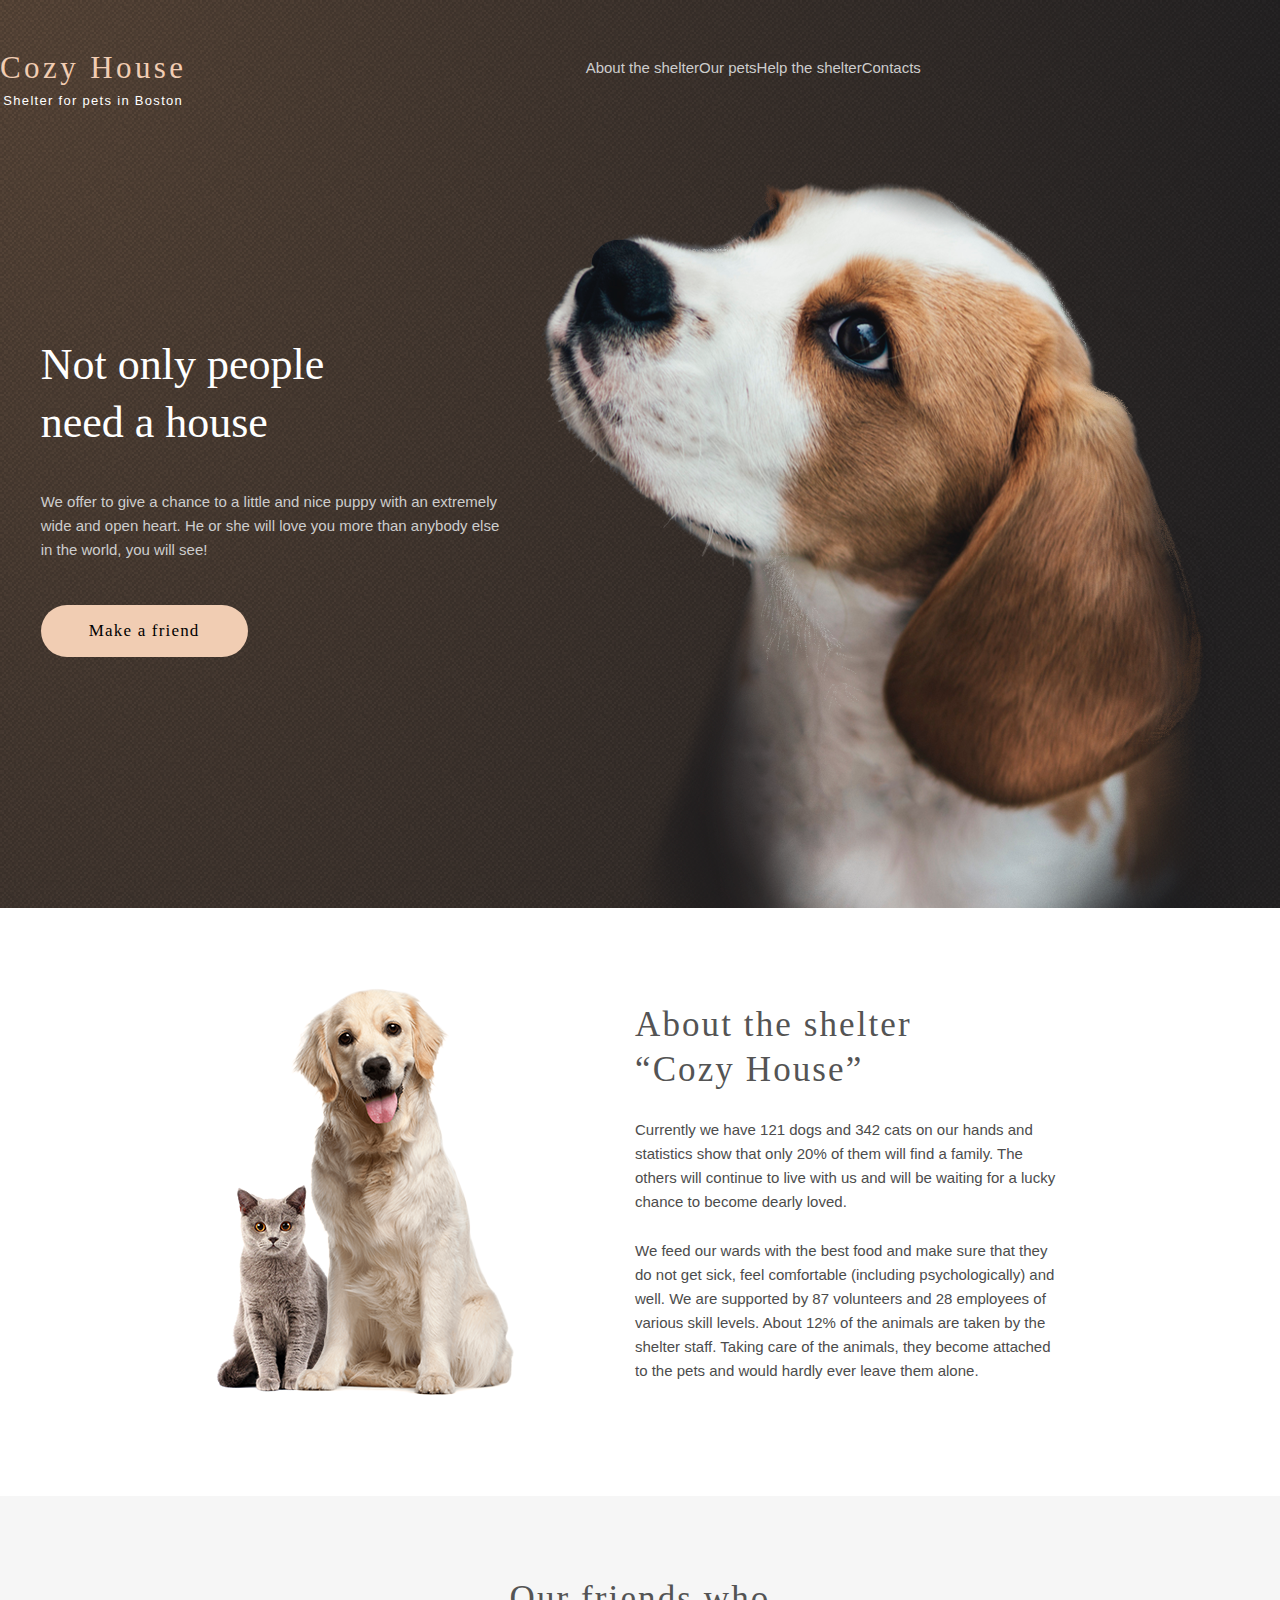
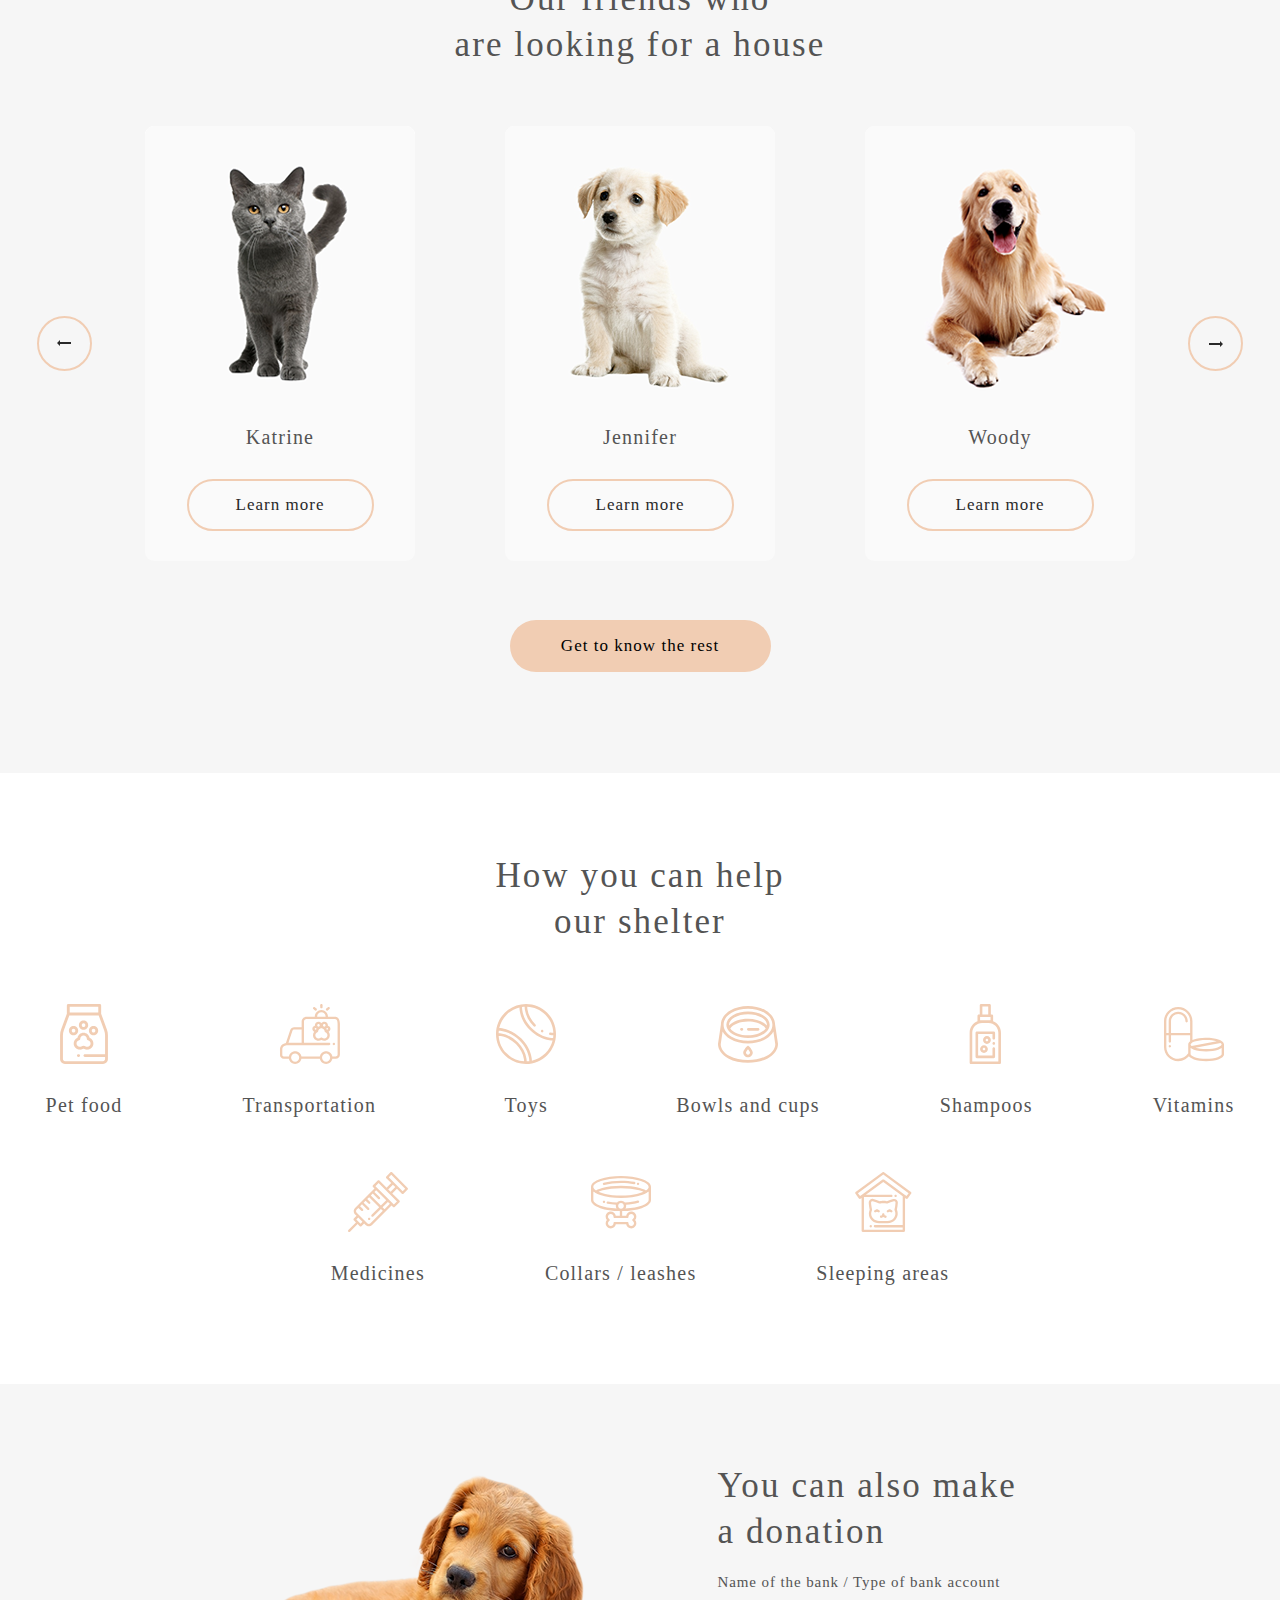
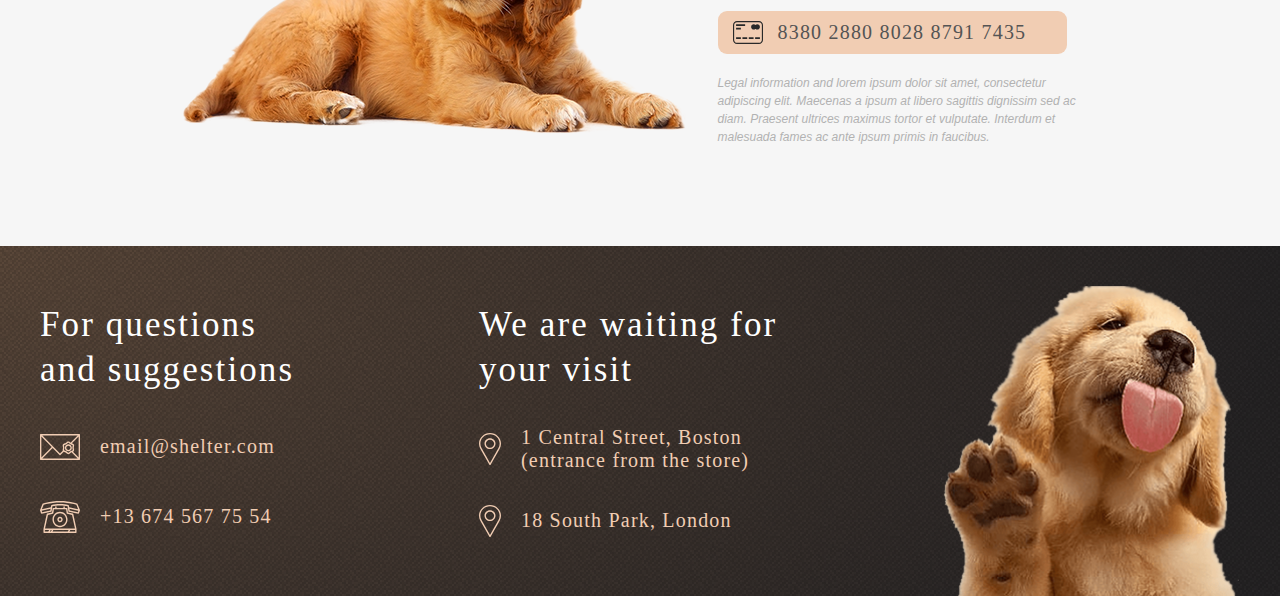
<file: index.html>
<!DOCTYPE html>
<html lang="en">

<head>
    <meta charset="UTF-8">
    <meta http-equiv="X-UA-Compatible" content="IE=edge">
    <meta name="viewport" content="width=device-width, initial-scale=1.0">
    <title>Cozy House</title>
    <link rel="shortcut icon" href="./assets/images/start-screen-puppy.png">
    <link rel="stylesheet" href="./styles/style.css">
</head>

<body class="page">
    <div class="overlay"></div>
    <header class="container" id="home">
        <div class="header">
            <a href="" class="logo">
                <p class="logo-name">Cozy House</p>
                <p class="header-text">Shelter for pets in Boston</p>
            </a>
            <nav class="header-navigation navigation header-navigation-active">
                <ul class="navigation-list">
                    <li class="navigation-item">
                        <a href="" class="navigation-link">About the shelter</a>
                    </li>
                    <li class="navigation-item">
                        <a href="./catalog.html" class="navigation-link">Our pets</a>
                    </li>
                    <li class="navigation-item">
                        <a href="#help-the-shelte" class="navigation-link">Help the shelter</a>
                    </li>
                    <li class="navigation-item">
                        <a href="#contacts" class="navigation-link">Contacts</a>
                    </li>
                </ul>
            </nav>
            <div class="header-burger burger">
                <span class="burger-line"></span>
                <span class="burger-line"></span>
                <span class="burger-line"></span>
            </div>
        </div>
    </header>

    <section class="not-only">
        <div class="not-only-container container">
            <div class="not-only-wrapper">
                <h1 class="not-only-title">Not only people need a house</h1>
                <p class="not-only-text">We offer to give a chance to a little and nice puppy with an extremely wide and
                    open heart. He or she will love you more than anybody else in the world, you will see!</p>
                <form action="#our-pets">
                    <button class="not-only-btn button">Make a friend</button>
                </form>
            </div>
            <img src="./assets/images/start-screen-puppy.png" alt="leafs" class="not-only-img">
        </div>
    </section>
    <section class="container about-container" id="about">
        <img src="./assets/images/about-pets.png" alt="Cat and dog" class="about-img">
        <div class="about-wrapper">
            <h2 class="about-title title">About the shelter “Cozy House”</h2>
            <p class="about-text text">
                Currently we have 121 dogs and 342 cats on our hands and statistics show that only 20% of them will
                find
                a family. The others will continue to live with us and will be waiting for a lucky chance to become
                dearly loved.
            </p>
            <p class="about-text text">
                We feed our wards with the best food and make sure that they do not get sick, feel comfortable
                (including psychologically) and well. We are supported by 87 volunteers and 28 employees of various
                skill levels. About 12% of the animals are taken by the shelter staff. Taking care of the animals,
                they
                become attached to the pets and would hardly ever leave them alone.
            </p>
        </div>
    </section>

    <section class="our-friends" id="our-pets">
        <div class="our-friends-conteiner container">
            <h2 class="our-friends-title title">Our friends who <br> are looking for a house</h2>
            <div class="our-friends-list-conteiner">
                <div class="left">
                    <img src="./assets/icons/arrow.svg" alt="left">
                </div>
                <ul class="our-friends-list">
                    <li class="our-friends-item img-gardens">
                        <div class="our-friends-link card" id="katrine">
                            <img src="./assets/images/pets-katrine.png" alt="Cat Katrine" class="card-img">
                            <h3 class="card-title">Katrine</h3>
                            <button class="our-friends-btn button">Learn more</button>
                        </div>
                    </li>
                    <li class="our-friends-item img-gardens" id="jennifer">
                        <div class="our-friends-link card">
                            <img src="./assets/images/pets-jennifer.png" alt="Dog Jennifer" class="card-img">
                            <h3 class="card-title">Jennifer</h3>
                            <button class="our-friends-btn button">Learn more</button>
                        </div>
                    </li>
                    <li class="our-friends-item img-lawn">
                        <div class="our-friends-link card" id="woody">
                            <img src="./assets/images/pets-woody.png" alt="Dog Woody" class="card-img">
                            <h3 class="card-title">Woody</h3>
                            <button class="our-friends-btn button">Learn more</button>
                        </div>
                    </li>
                </ul>
                <div class="right">
                    <img src="./assets/icons/arrow.svg" alt="right">
                </div>
            </div>
            <form action="./catalog.html">
                <button class="our-friends-get-btn button">Get to know the rest</button>
            </form>
        </div>
    </section>

    <section class="help container" id="help-the-shelte">
        <h2 class="help-title">How you can help <br> our shelter</h2>
        <div class="help-wrapper">
            <div class="help-content">
                <img class="help-content-img" src="./assets/icons/icon-pet-food-1.svg" alt="Pet food">
                <h4>Pet food</h4>
            </div>
            <div class="help-content">
                <img class="help-content-img" src="./assets/icons/icon-transportation-2.svg" alt="Transportation">
                <h4>Transportation</h4>
            </div>
            <div class="help-content">
                <img class="help-content-img" src="./assets/icons/icon-toys-1.svg" alt="Toys">
                <h4>Toys</h4>
            </div>
            <div class="help-content">
                <img class="help-content-img" src="./assets/icons/icon-bowls-and-cups-1.svg" alt="Bowls and cups">
                <h4>Bowls and cups</h4>
            </div>
            <div class="help-content">
                <img class="help-content-img" src="./assets/icons/icon-shampoos-1.svg" alt="Shampoos">
                <h4>Shampoos</h4>
            </div>
            <div class="help-content">
                <img class="help-content-img" src="./assets/icons/icon-vitamins-1.svg" alt="Vitamins">
                <h4>Vitamins</h4>
            </div>
            <div class="help-content">
                <img class="help-content-img" src="./assets/icons/icon-medicines-1.svg" alt="Medicines">
                <h4>Medicines</h4>
            </div>
            <div class="help-content">
                <img class="help-content-img" src="./assets/icons/icon-collars-leashes-1.svg" alt="Collars / leashes">
                <h4>Collars / leashes</h4>
            </div>
            <div class="help-content">
                <img class="help-content-img" src="./assets/icons/icon-sleeping-area-1.svg" alt="Sleeping areas">
                <h4>Sleeping areas</h4>
            </div>
        </div>
    </section>

    <section class="in-addition">
        <div class="container in-addition-container">
            <img src="./assets/images/donation-dog.png" alt="Dog" class="in-addition-img">
            <div class="in-addition-wrapper">
                <h2 class="in-addition-title title">You can also make a donation</h2>
                <p class="in-addition-bank text">
                    Name of the bank / Type of bank account
                </p>
                <a href="" class="credit-card">
                    <img src="./assets/icons/credit-card.svg" alt="card">
                    <p> 8380 2880 8028 8791 7435</p>
                </a>
                <p class="credit-card-content">
                    Legal information and lorem ipsum dolor sit amet, consectetur adipiscing elit. Maecenas a ipsum
                    at
                    libero sagittis dignissim sed ac diam. Praesent ultrices maximus tortor et vulputate. Interdum
                    et
                    malesuada fames ac ante ipsum primis in faucibus. </p>
            </div>
        </div>
    </section>

    <footer class="footer" id="contacts">
        <div class="footer-container container">
            <div class="footer-content">
                <div class="footer-left footer-cont">
                    <h2 class="footer-title">For questions and suggestions</h2>
                    <div class="footer-text">
                        <img src="./assets/icons/icon-email.svg" alt="email">
                        <a class="footer-text" href="mailto:email@shelter.com">email@shelter.com</a>
                    </div>
                    <div class="footer-text">
                        <img src="./assets/icons/icon-phone.svg" alt="phone">
                        <a class="footer-text" href="tel:+136745677554">+13 674 567 75 54</a>
                    </div>
                </div>
                <div class="footer-center footer-cont">
                    <h2 class="footer-title">We are waiting for your visit</h2>
                    <div class="footer-text">
                        <img src="./assets/icons/icon-marker.svg" alt="">
                        <a class="footer-text" target="_blank"
                            href="https://www.google.com/maps/search/1+Central+Street,+Boston+(entrance+from+the+store)/@42.3596508,-71.0604431,19z">1
                            Central Street, Boston (entrance from the store)</a>
                    </div>
                    <div class="footer-text">
                        <img src="./assets/icons/icon-marker.svg" alt="">
                        <a class="footer-text adr" target="_blank"
                            href="https://www.google.com/maps/search/18+South+Park,+London+/@51.4831756,-0.3837205,10z/data=!3m1!4b1">18
                            South Park, London </a>
                    </div>
                </div>
            </div>
            <img src="./assets/images/footer-puppy.png" alt="Dog" class="footer-img">
        </div>
    </footer>
    <script src="./index.js"></script>
</body>

</html>
</file>
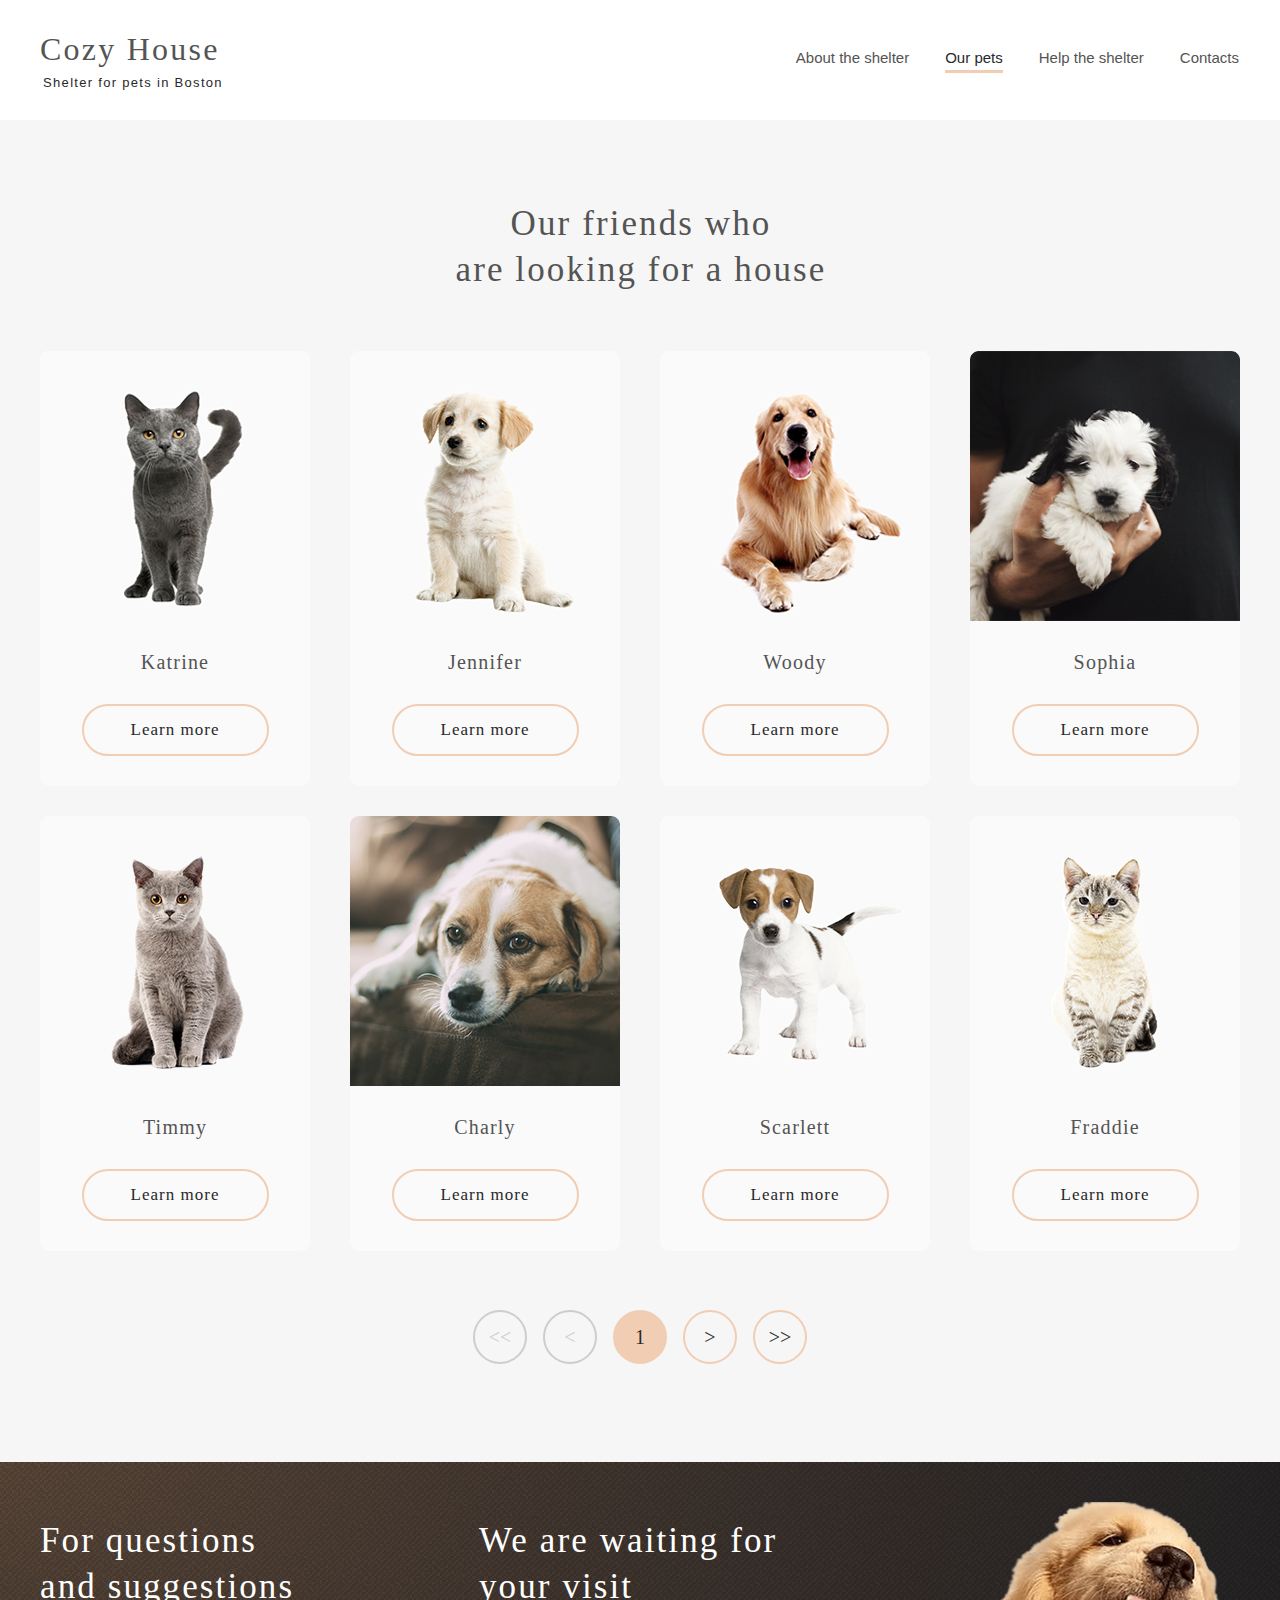
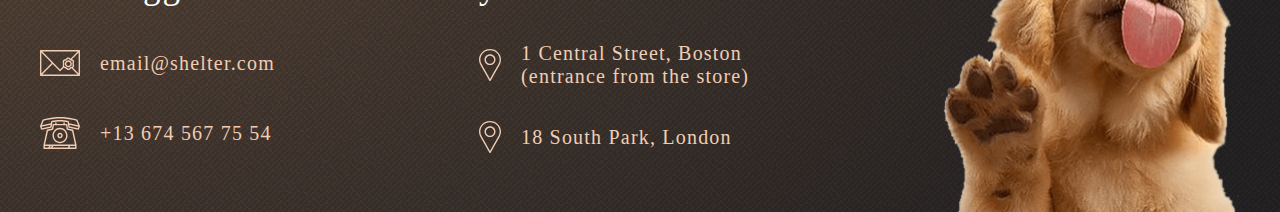
<file: catalog.html>
<!DOCTYPE html>
<html lang="en">

<head>
    <meta charset="UTF-8">
    <meta http-equiv="X-UA-Compatible" content="IE=edge">
    <meta name="viewport" content="width=device-width, initial-scale=1.0">
    <title>Our pets</title>
    <link rel="shortcut icon" href="./assets/images/start-screen-puppy.png">
    <link rel="stylesheet" href="./styles/style.css">
</head>

<body class="page">
    <div class="overlay"></div>
    <header class="container">
        <div class="header-c">
            <a href="./index.html" class="logo-c">
                <p class="logo-name-c">Cozy House</p>
                <p class="header-text-c">Shelter for pets in Boston</p>
            </a>
            <nav class="header-navigation-c navigation header-navigation-active">
                <ul class="navigation-list-c">
                    <li class="navigation-item-c">
                        <a href="./index.html" class="navigation-link-c">About the shelter</a>
                    </li>
                    <li class="navigation-item-c" id="navigation-item-c-active">
                        <a href="" class="navigation-link-c">Our pets</a>
                    </li>
                    <li class="navigation-item-c">
                        <a href="./index.html#help-the-shelte" class="navigation-link-c">Help the shelter</a>
                    </li>
                    <li class="navigation-item-c">
                        <a href="#contacts" class="navigation-link-c">Contacts</a>
                    </li>
                </ul>
            </nav>
            <div class="header-burger-c burger">
                <span class="burger-line-c"></span>
                <span class="burger-line-c"></span>
                <span class="burger-line-c"></span>
            </div>
        </div>
    </header>
    <main class="main">
        <section class="our-friends-c" id="our-pets">
            <div class="our-friends-c-conteiner container">
                <h1 class="our-friends-c-title title">Our friends who<br>are looking for a house</h1>
                <div class="our-friends-c-list-conteiner">
                    <ul class="our-friends-c-list">
                        <li class="our-friends-c-item img-gardens">
                            <div class="our-friends-c-link card">
                                <img src="./assets/images/pets-katrine.png" alt="Cat Katrine" id="katrine"
                                    class="card-img">
                                <h3 class="card-title">Katrine</h3>
                                <button class="our-friends-c-btn button">Learn more</button>
                            </div>
                        </li>
                        <li class="our-friends-c-item img-gardens" id="jennifer-c">
                            <div class="our-friends-c-link card">
                                <img src="./assets/images/pets-jennifer.png" alt="Dog Jennifer" class="card-img">
                                <h3 class="card-title">Jennifer</h3>
                                <button class="our-friends-c-btn button">Learn more</button>
                            </div>
                        </li>
                        <li class="our-friends-c-item img-lawn" id="woody-c">
                            <div class="our-friends-c-link card">
                                <img src="./assets/images/pets-woody.png" alt="Dog Woody" class="card-img">
                                <h3 class="card-title">Woody</h3>
                                <button class="our-friends-c-btn button">Learn more</button>
                            </div>
                        </li>
                        <li class="our-friends-c-item img-lawn" id="sophia-c">
                            <div class="our-friends-c-link card">
                                <img src="./assets/images/pets-katrine-1.png" alt="Dog Sophia" class="card-img">
                                <h3 class="card-title">Sophia</h3>
                                <button class="our-friends-c-btn button">Learn more</button>
                            </div>
                        </li>
                        <li class="our-friends-c-item img-lawn" id="timmy-c">
                            <div class="our-friends-c-link card">
                                <img src="./assets/images/pets-timmy.png" alt="Cat Timmy" class="card-img">
                                <h3 class="card-title">Timmy</h3>
                                <button class="our-friends-c-btn button">Learn more</button>
                            </div>
                        </li>
                        <li class="our-friends-c-item img-lawn" id="charly-c">
                            <div class="our-friends-c-link card">
                                <img src="./assets/images/pets-charly.png" alt="Dog Charly" class="card-img">
                                <h3 class="card-title">Charly</h3>
                                <button class="our-friends-c-btn button">Learn more</button>
                            </div>
                        </li>
                        <li class="our-friends-c-item img-lawn" id="scarlett-c">
                            <div class="our-friends-c-link card">
                                <img src="./assets/images/pets-scarlet.png" alt="Dog Scarlett" class="card-img">
                                <h3 class="card-title">Scarlett</h3>
                                <button class="our-friends-c-btn button">Learn more</button>
                            </div>
                        </li>
                        <li class="our-friends-c-item img-lawn" id="fraddie-c">
                            <div class="our-friends-c-link card">
                                <img src="./assets/images/pets-fraddie.png" alt="Cat Fraddie" class="card-img">
                                <h3 class="card-title">Fraddie</h3>
                                <button class="our-friends-c-btn button">Learn more</button>
                            </div>
                        </li>
                    </ul>
                </div>
                <div class="buttons-c">
                    <div class="button-c disabled">&lt;&lt;</div>
                    <div class="button-c disabled">&lt;</div>
                    <div class="button-c button-c-1">1</div>
                    <div class="button-c">></div>
                    <div class="button-c">>></div>
                </div>
            </div>
        </section>
    </main>
    <footer class="footer" id="contacts">
        <div class="footer-container container">
            <div class="footer-content">
                <div class="footer-left footer-cont">
                    <h2 class="footer-title">For questions and suggestions</h2>
                    <div class="footer-text">
                        <img src="./assets/icons/icon-email.svg" alt="email">
                        <a class="footer-text" href="mailto:email@shelter.com">email@shelter.com</a>
                    </div>
                    <div class="footer-text">
                        <img src="./assets/icons/icon-phone.svg" alt="phone">
                        <a class="footer-text" href="tel:+136745677554">+13 674 567 75 54</a>
                    </div>
                </div>
                <div class="footer-center footer-cont">
                    <h2 class="footer-title">We are waiting for your visit</h2>
                    <div class="footer-text">
                        <img src="./assets/icons/icon-marker.svg" alt="">
                        <a class="footer-text" target="_blank"
                            href="https://www.google.com/maps/search/1+Central+Street,+Boston+(entrance+from+the+store)/@42.3596508,-71.0604431,19z">1
                            Central Street, Boston (entrance from the store)</a>
                    </div>
                    <div class="footer-text">
                        <img src="./assets/icons/icon-marker.svg" alt="">
                        <a class="footer-text adr" target="_blank"
                            href="https://www.google.com/maps/search/18+South+Park,+London+/@51.4831756,-0.3837205,10z/data=!3m1!4b1">18
                            South Park, London </a>
                    </div>
                </div>
            </div>
            <img src="./assets/images/footer-puppy.png" alt="Dog" class="footer-img">
        </div>
    </footer>
    <script src="./index-catalog.js"></script>
</body>

</html>
</file>
<file: styles/style.css>
@import url(./header.css);
@import url(./not-only.css);
@import url(./about.css);
@import url(./our-friends.css);
@import url(./help.css);
@import url(./in-addition.css);
@import url(./footer.css);

@import url(./header-catalog.css);
@import url(.//our-friends-catalog.css);

@font-face {
  font-family: "GeorgiaBoldItalic";
  src: url(../fonts/georgia/georgia-bold-italic.ttf);
}

@font-face {
  font-family: "GgeorgiaBold";
  src: url(../fonts/georgia/georgia-bold.ttf);
}

@font-face {
  font-family: "GeorgiaItalic";
  src: url(../fonts/georgia/georgia-italic.ttf);
}

@font-face {
  font-family: "GeorgiaRegular";
  src: url(../fonts/georgia/georgia-regular.ttf);
}

@font-face {
  font-family: "ArialBlack";
  src: url(../fonts/arial/arial-black.ttf);
}

@font-face {
  font-family: "ArialBoldItalic";
  src: url(../fonts/arial/arial-bold-italic.ttf);
}

@font-face {
  font-family: "ArialBold";
  src: url(../fonts/arial/arial-bold.ttf);
}

@font-face {
  font-family: "ArialItalic";
  src: url(../fonts/arial/arial-italic.ttf);
}

@font-face {
  font-family: "ArialNarrowBoldItalic";
  src: url(../fonts/arial/arial-narrow-bold-italic.ttf);
}

@font-face {
  font-family: "ArialNarrowBold";
  src: url(../fonts/arial/arial-narrow-bold.ttf);
}

@font-face {
  font-family: "ArialNarrowItalic";
  src: url(../fonts/arial/arial-narrow-italic.ttf);
}

@font-face {
  font-family: "ArialNarrow";
  src: url(../fonts/arial/arial-narrow.ttf);
}

@font-face {
  font-family: "ArialRregular";
  src: url(../fonts/arial/arial-regular.ttf);
}

* {
  transition: all 0.2s linear;
}

html {
  scroll-behavior: smooth;
}

body {
  margin: 0;
  padding: 0;
  min-height: 100vh;
  font-size: 15px;
  line-height: 160%;
  color: #545454;
}

header,
.container,
footer {
  margin: 0 auto;
}

::-webkit-scrollbar {
  width: 0;
  height: 0;
}

a,
a:visited {
  text-decoration: none;
  text-decoration-color: black;
}

.container {
  max-width: 1280px;
}

h2 {
  font-family: 'Georgia';
  font-style: normal;
  font-weight: 400;
  font-size: 35px;
  line-height: 130%;
  align-items: center;
  letter-spacing: 0.06em;
}

.button {
  display: flex;
  flex-direction: column;
  align-items: center;
  border-radius: 100px;
  cursor: pointer;
  justify-content: center;
}

.button:hover {
  background-color: #FDDCC4;
  transition: 0.5s;
}

.button:active {
  background-color: #fce0cc;
  transform: scale(98%);
  transition: 0.5s;
}

@media (max-width: 500px) {
  h2 {
    font-family: 'Georgia';
    font-style: normal;
    font-weight: 400;
    font-size: 25px;
    line-height: 130%;
    align-items: center;
    letter-spacing: 0.06em;
  }
}

@media (max-width: 320px) {
  .container {
    max-width: 320px;
  }
}
</file>
